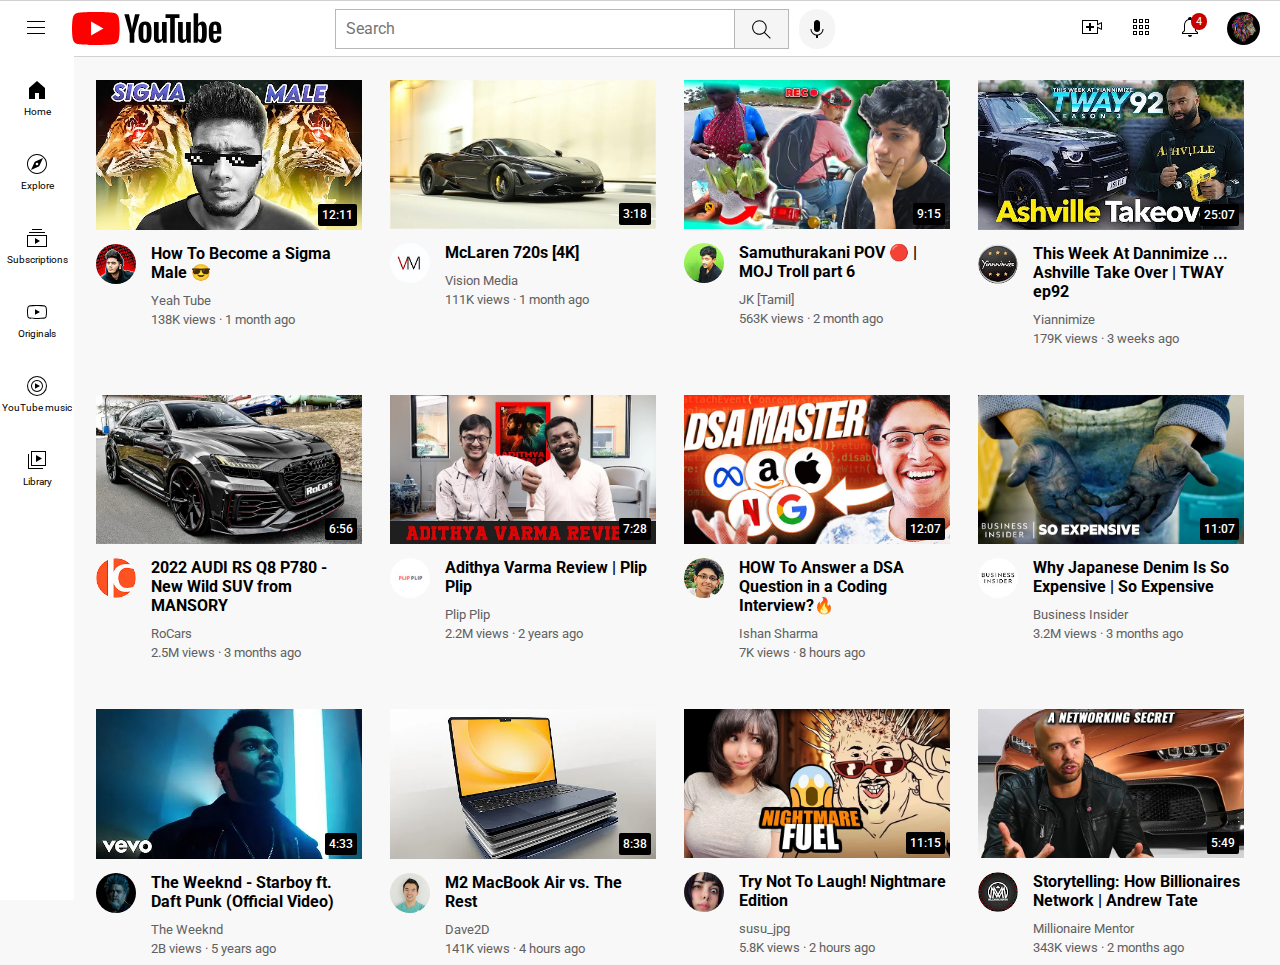
<file: index.html>
<!DOCTYPE html>
<html>

  <head>
    <title>  youtube.clone.com</title>

    <link rel="stylesheet" href="video-prev.css">
    <link rel="stylesheet" href="header.css">
    <link rel="stylesheet" href="sidebar.css">

    <link rel="preconnect" href="https://fonts.googleapis.com">
   <link rel="preconnect" href="https://fonts.gstatic.com" crossorigin>
   <link href="https://fonts.googleapis.com/css2?family=Roboto:wght@300&display=swap" rel="stylesheet">
    
  </head>

  <body class="body">

    <div class="header">

      <div class="left-header">

        <img class="ham-menu" src="icons/hamburger-menu.svg">
        <img class="ytlogo" src="icons/youtube-logo.svg">

      </div>

      <div class="center-header">

        <input class="search-bar" type="text" placeholder="Search">
        <button class="search-button"><img class="search-icon" src="icons/search.svg"><div class="tooltip">Search</div></button>
        <button class="voice-search-button"><img class="voice-search-icon" src="icons/voice-search-icon.svg"><div class="tooltip">Search with your voice</div></button>

      </div>

      <div class="right-header">

        <div class="upload-icon-div" >
          <img class="upload-icon" src="icons/upload.svg">
          <div class="tooltip">Upload</div>
        </div>
        
        <div class="ytapps-icon-div" >
          <img class="youtube-apps-icon" src="icons/youtube-apps.svg">
          <div class="tooltip">Youtube apps</div>
        </div>
        
        <div class="notification-icon-div">
          <img class="notification-icon" src="icons/notifications.svg">
          <div class="notification-count">4</div>
          <div class="tooltip">Notifications</div>
        </div>
        
        <img class="account-pfp" src="icons/account pfp.jpg">
      </div>

    </div>


    <div class="sidebar">

      <div class="sidebar-link">
        <img class="home-icon" src="icons/home.svg">
        <div>Home</div>
      </div>


      <div class="sidebar-link">
        <img class="explore-icon" src="icons/explore.svg">
        <div>Explore</div>
      </div>

      <div class="sidebar-link">
        <img class="subscriptions-icon" src="icons/subscriptions.svg">
        <div>Subscriptions</div>
      </div>

      <div class="sidebar-link">
        <img class="originals-icon" src="icons/originals.svg">
        <div>Originals</div>
      </div>

      <div class="sidebar-link">
        <img class="yt-music" src="icons/youtube-music.svg">
        <div>YouTube music</div>
      </div>

      <div class="sidebar-link">
        <img class="library-icon" src="icons/library.svg">
        <div>Library</div>
      </div>

      
    </div>

    

    <div class="grids-video">
    <div class="video-prev">

      <div class="thumb1-div">

        <img src="thumbnail/1.webp" class="thumb1">
        <div class="vid-time1">12:11</div>

      </div>

      <div class="video-info-grid">

        <div class="channel-pic">

          <img class="pfps" src="pfps/1.jpg">

        </div>

        <div class="video-info">

          <div>

            <p class="video-title">
             <strong>How To Become a Sigma Male 😎</strong> 
            </p>

          </div>

          <div>

            <p class="channel-name">
              Yeah Tube
            </p>

          </div>

          <div>

            <p class="video-stats">
              138K views &#183; 1 month ago
            </p>

          </div>

        </div>
        
      </div>

    </div>







    <div class="video-prev">

      <div class="thumb1-div">

        <img src="thumbnail/2.webp" class="thumb1">
        <div class="vid-time1">3:18</div>


      </div>

      <div class="video-info-grid">

        <div class="channel-pic">

          <img class="pfps" src="pfps/2.jpg">

        </div>

        <div class="video-info">

          <div>

            <p class="video-title">
             <strong>McLaren 720s [4K]</strong> 
            </p>

          </div>

          <div>

            <p class="channel-name">
              Vision Media
            </p>

          </div>

          <div>

            <p class="video-stats">
              111K views &#183; 1 month ago
            </p>

          </div>

        </div>
        
      </div>

    </div>






    <div class="video-prev">

      <div class="thumb1-div">

        <img src="thumbnail/3.webp" class="thumb1">
        <div class="vid-time1">9:15</div>


      </div>

      <div class="video-info-grid">

        <div class="channel-pic">

          <img class="pfps" src="pfps/3.jpg">

        </div>

        <div class="video-info">

          <div>

            <p class="video-title">
             <strong>Samuthurakani POV 🔴 | MOJ Troll part 6</strong> 
            </p>

          </div>

          <div>

            <p class="channel-name">
              JK [Tamil]
            </p>

          </div>

          <div>

            <p class="video-stats">
              563K views &#183; 2 month ago
            </p>

          </div>

        </div>
        
      </div>

    </div>
  






    <div class="video-prev">

      <div class="thumb1-div">

        <img src="thumbnail/4.webp" class="thumb1">
        <div class="vid-time1">25:07</div>


      </div>

      <div class="video-info-grid">

        <div class="channel-pic">

          <img class="pfps" src="pfps/4.jpg">

        </div>

        <div class="video-info">

          <div>

            <p class="video-title">
             <strong>This Week At Dannimize ... Ashville Take Over | TWAY ep92</strong> 
            </p>

          </div>

          <div>

            <p class="channel-name">
              Yiannimize
            </p>

          </div>

          <div>

            <p class="video-stats">
              179K views &#183; 3 weeks ago
            </p>

          </div>

        </div>
        
      </div>

    </div>





    <div class="video-prev">

      <div class="thumb1-div">

        <img src="thumbnail/5.webp" class="thumb1">
        <div class="vid-time1">6:56</div>


      </div>

      <div class="video-info-grid">

        <div class="channel-pic">

          <img class="pfps" src="pfps/5.jpg">

        </div>

        <div class="video-info">

          <div>

            <p class="video-title">
             <strong>2022 AUDI RS Q8 P780 - New Wild SUV from MANSORY</strong> 
            </p>

          </div>

          <div>

            <p class="channel-name">
              RoCars
            </p>

          </div>

          <div>

            <p class="video-stats">
              2.5M views &#183; 3 months ago
            </p>

          </div>

        </div>
        
      </div>

    </div>







    <div class="video-prev">

      <div class="thumb1-div">

        <img src="thumbnail/6.webp" class="thumb1">
        <div class="vid-time1">7:28</div>


      </div>

      <div class="video-info-grid">

        <div class="channel-pic">

          <img class="pfps" src="pfps/6.jpg">

        </div>

        <div class="video-info">

          <div>

            <p class="video-title">
             <strong>Adithya Varma Review | Plip Plip</strong> 
            </p>

          </div>

          <div>

            <p class="channel-name">
              Plip Plip
            </p>

          </div>

          <div>

            <p class="video-stats">
              2.2M views &#183; 2 years ago
            </p>

          </div>

        </div>
        
      </div>

    </div>





    <div class="video-prev">

      <div class="thumb1-div">

        <img src="thumbnail/7.webp" class="thumb1">
        <div class="vid-time1">12:07</div>


      </div>

      <div class="video-info-grid">

        <div class="channel-pic">

          <img class="pfps" src="pfps/7.jpg">

        </div>

        <div class="video-info">

          <div>

            <p class="video-title">
             <strong>HOW To Answer a DSA Question in a Coding Interview?🔥</strong> 
            </p>

          </div>

          <div>

            <p class="channel-name">
              Ishan Sharma 
            </p>

          </div>

          <div>

            <p class="video-stats">
              7K views &#183; 8 hours ago
            </p>

          </div>

        </div>
        
      </div>

    </div>






    <div class="video-prev">

      <div class="thumb1-div">

        <img src="thumbnail/8.webp" class="thumb1">
        <div class="vid-time1">11:07</div>


      </div>

      <div class="video-info-grid">

        <div class="channel-pic">

          <img class="pfps" src="pfps/8.jpg">

        </div>

        <div class="video-info">

          <div>

            <p class="video-title">
             <strong>Why Japanese Denim Is So Expensive | So Expensive</strong> 
            </p>

          </div>

          <div>

            <p class="channel-name">
              Business Insider
            </p>

          </div>

          <div>

            <p class="video-stats">
              3.2M views &#183; 3 months ago
            </p>

          </div>

        </div>
        
      </div>

    </div>








    <div class="video-prev">

      <div class="thumb1-div">

        <img src="thumbnail/9.webp" class="thumb1">
        <div class="vid-time1">4:33</div>


      </div>

      <div class="video-info-grid">

        <div class="channel-pic">

          <img class="pfps" src="pfps/9.jpg">

        </div>

        <div class="video-info">

          <div>

            <p class="video-title">
             <strong>The Weeknd - Starboy ft. Daft Punk (Official Video)</strong> 
            </p>

          </div>

          <div>

            <p class="channel-name">
              The Weeknd
            </p>

          </div>

          <div>

            <p class="video-stats">
              2B views &#183; 5 years ago
            </p>

          </div>

        </div>
        
      </div>

    </div>











    <div class="video-prev">

      <div class="thumb1-div">

        <img src="thumbnail/10.webp" class="thumb1">
        <div class="vid-time1">8:38</div>


      </div>

      <div class="video-info-grid">

        <div class="channel-pic">

          <img class="pfps" src="pfps/10.jpg">

        </div>

        <div class="video-info">

          <div>

            <p class="video-title">
             <strong>M2 MacBook Air vs. The Rest</strong> 
            </p>

          </div>

          <div>

            <p class="channel-name">
              Dave2D
            </p>

          </div>

          <div>

            <p class="video-stats">
              141K views &#183; 4 hours ago
            </p>

          </div>

        </div>
        
      </div>

    </div>










    <div class="video-prev">

      <div class="thumb1-div">

        <img src="thumbnail/11.webp" class="thumb1">
        <div class="vid-time1">11:15</div>


      </div>

      <div class="video-info-grid">

        <div class="channel-pic">

          <img class="pfps" src="pfps/11.jpg">

        </div>

        <div class="video-info">

          <div>

            <p class="video-title">
             <strong>Try Not To Laugh! Nightmare Edition</strong> 
            </p>

          </div>

          <div>

            <p class="channel-name">
              susu_jpg
            </p>

          </div>

          <div>

            <p class="video-stats">
              5.8K views &#183; 2 hours ago
            </p>

          </div>

        </div>
        
      </div>

    </div>







    <div class="video-prev">

      <div class="thumb1-div">

        <img src="thumbnail/12.webp" class="thumb1">
        <div class="vid-time1">5:49</div>


      </div>

      <div class="video-info-grid">

        <div class="channel-pic">

          <img class="pfps" src="pfps/12.jpg">

        </div>

        <div class="video-info">

          <div>

            <p class="video-title">
             <strong>Storytelling: How Billionaires Network | Andrew Tate</strong> 
            </p>

          </div>

          <div>

            <p class="channel-name">
              Millionaire Mentor
            </p>

          </div>

          <div>

            <p class="video-stats">
              343K views &#183; 2 months ago
            </p>

          </div>

        </div>
        
      </div>

    </div>
    
  </div>
  </body>

</html>
</file>
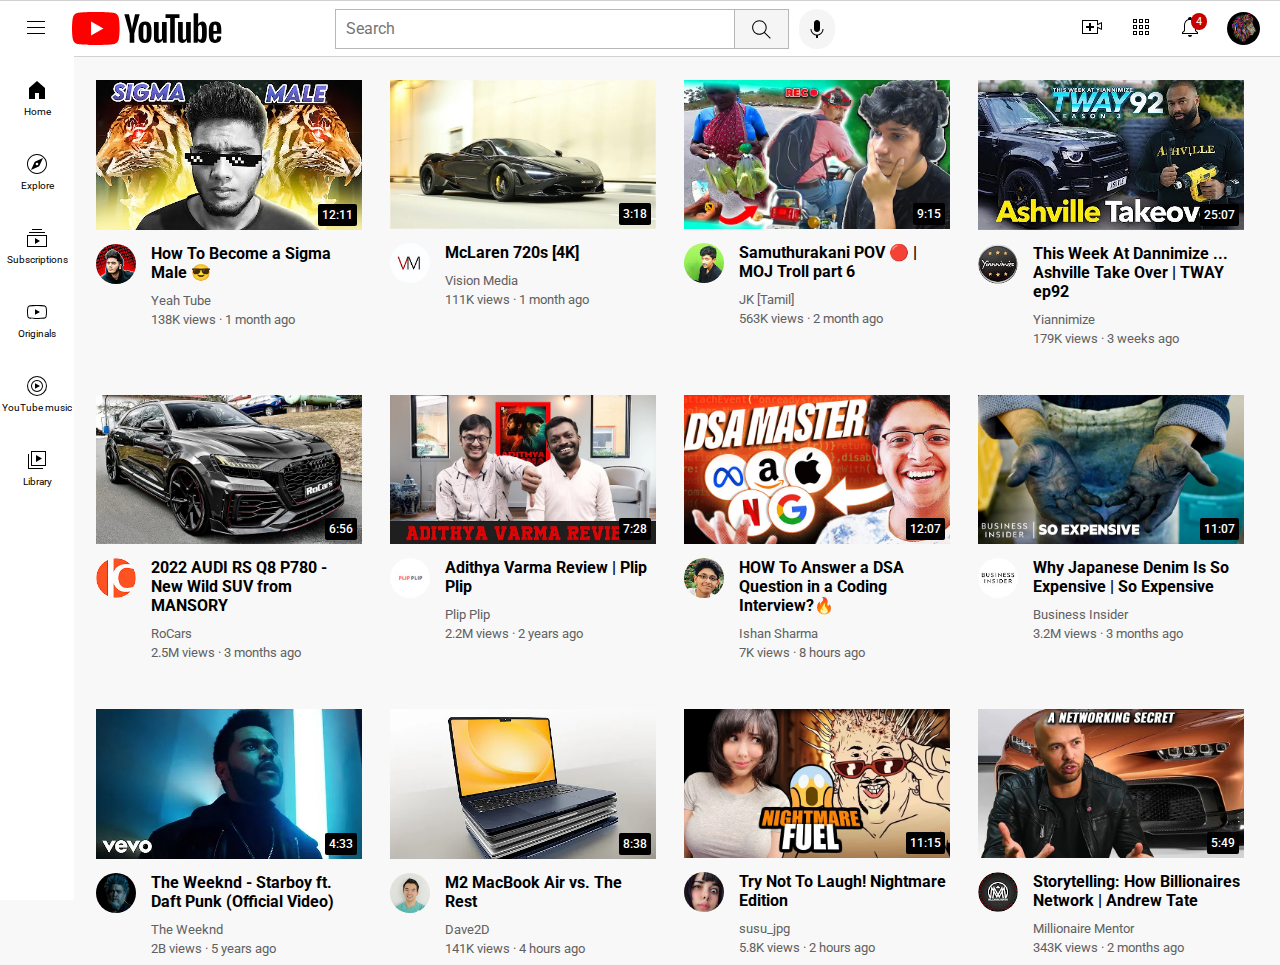
<file: web.html>
<!DOCTYPE html>
<html>

  <head>
    <title>  youtube.clone.com</title>

    <link rel="stylesheet" href="video-prev.css">
    <link rel="stylesheet" href="header.css">
    <link rel="stylesheet" href="sidebar.css">

    <link rel="preconnect" href="https://fonts.googleapis.com">
   <link rel="preconnect" href="https://fonts.gstatic.com" crossorigin>
   <link href="https://fonts.googleapis.com/css2?family=Roboto:wght@300&display=swap" rel="stylesheet">
    
  </head>

  <body class="body">

    <div class="header">

      <div class="left-header">

        <img class="ham-menu" src="icons/hamburger-menu.svg">
        <img class="ytlogo" src="icons/youtube-logo.svg">

      </div>

      <div class="center-header">

        <input class="search-bar" type="text" placeholder="Search">
        <button class="search-button"><img class="search-icon" src="icons/search.svg"><div class="tooltip">Search</div></button>
        <button class="voice-search-button"><img class="voice-search-icon" src="icons/voice-search-icon.svg"><div class="tooltip">Search with your voice</div></button>

      </div>

      <div class="right-header">

        <div class="upload-icon-div" >
          <img class="upload-icon" src="icons/upload.svg">
          <div class="tooltip">Upload</div>
        </div>
        
        <div class="ytapps-icon-div" >
          <img class="youtube-apps-icon" src="icons/youtube-apps.svg">
          <div class="tooltip">Youtube apps</div>
        </div>
        
        <div class="notification-icon-div">
          <img class="notification-icon" src="icons/notifications.svg">
          <div class="notification-count">4</div>
          <div class="tooltip">Notifications</div>
        </div>
        
        <img class="account-pfp" src="icons/account pfp.jpg">
      </div>

    </div>


    <div class="sidebar">

      <div class="sidebar-link">
        <img class="home-icon" src="icons/home.svg">
        <div>Home</div>
      </div>


      <div class="sidebar-link">
        <img class="explore-icon" src="icons/explore.svg">
        <div>Explore</div>
      </div>

      <div class="sidebar-link">
        <img class="subscriptions-icon" src="icons/subscriptions.svg">
        <div>Subscriptions</div>
      </div>

      <div class="sidebar-link">
        <img class="originals-icon" src="icons/originals.svg">
        <div>Originals</div>
      </div>

      <div class="sidebar-link">
        <img class="yt-music" src="icons/youtube-music.svg">
        <div>YouTube music</div>
      </div>

      <div class="sidebar-link">
        <img class="library-icon" src="icons/library.svg">
        <div>Library</div>
      </div>

      
    </div>

    

    <div class="grids-video">
    <div class="video-prev">

      <div class="thumb1-div">

        <img src="thumbnail/1.webp" class="thumb1">
        <div class="vid-time1">12:11</div>

      </div>

      <div class="video-info-grid">

        <div class="channel-pic">

          <img class="pfps" src="pfps/1.jpg">

        </div>

        <div class="video-info">

          <div>

            <p class="video-title">
             <strong>How To Become a Sigma Male 😎</strong> 
            </p>

          </div>

          <div>

            <p class="channel-name">
              Yeah Tube
            </p>

          </div>

          <div>

            <p class="video-stats">
              138K views &#183; 1 month ago
            </p>

          </div>

        </div>
        
      </div>

    </div>







    <div class="video-prev">

      <div class="thumb1-div">

        <img src="thumbnail/2.webp" class="thumb1">
        <div class="vid-time1">3:18</div>


      </div>

      <div class="video-info-grid">

        <div class="channel-pic">

          <img class="pfps" src="pfps/2.jpg">

        </div>

        <div class="video-info">

          <div>

            <p class="video-title">
             <strong>McLaren 720s [4K]</strong> 
            </p>

          </div>

          <div>

            <p class="channel-name">
              Vision Media
            </p>

          </div>

          <div>

            <p class="video-stats">
              111K views &#183; 1 month ago
            </p>

          </div>

        </div>
        
      </div>

    </div>






    <div class="video-prev">

      <div class="thumb1-div">

        <img src="thumbnail/3.webp" class="thumb1">
        <div class="vid-time1">9:15</div>


      </div>

      <div class="video-info-grid">

        <div class="channel-pic">

          <img class="pfps" src="pfps/3.jpg">

        </div>

        <div class="video-info">

          <div>

            <p class="video-title">
             <strong>Samuthurakani POV 🔴 | MOJ Troll part 6</strong> 
            </p>

          </div>

          <div>

            <p class="channel-name">
              JK [Tamil]
            </p>

          </div>

          <div>

            <p class="video-stats">
              563K views &#183; 2 month ago
            </p>

          </div>

        </div>
        
      </div>

    </div>
  






    <div class="video-prev">

      <div class="thumb1-div">

        <img src="thumbnail/4.webp" class="thumb1">
        <div class="vid-time1">25:07</div>


      </div>

      <div class="video-info-grid">

        <div class="channel-pic">

          <img class="pfps" src="pfps/4.jpg">

        </div>

        <div class="video-info">

          <div>

            <p class="video-title">
             <strong>This Week At Dannimize ... Ashville Take Over | TWAY ep92</strong> 
            </p>

          </div>

          <div>

            <p class="channel-name">
              Yiannimize
            </p>

          </div>

          <div>

            <p class="video-stats">
              179K views &#183; 3 weeks ago
            </p>

          </div>

        </div>
        
      </div>

    </div>





    <div class="video-prev">

      <div class="thumb1-div">

        <img src="thumbnail/5.webp" class="thumb1">
        <div class="vid-time1">6:56</div>


      </div>

      <div class="video-info-grid">

        <div class="channel-pic">

          <img class="pfps" src="pfps/5.jpg">

        </div>

        <div class="video-info">

          <div>

            <p class="video-title">
             <strong>2022 AUDI RS Q8 P780 - New Wild SUV from MANSORY</strong> 
            </p>

          </div>

          <div>

            <p class="channel-name">
              RoCars
            </p>

          </div>

          <div>

            <p class="video-stats">
              2.5M views &#183; 3 months ago
            </p>

          </div>

        </div>
        
      </div>

    </div>







    <div class="video-prev">

      <div class="thumb1-div">

        <img src="thumbnail/6.webp" class="thumb1">
        <div class="vid-time1">7:28</div>


      </div>

      <div class="video-info-grid">

        <div class="channel-pic">

          <img class="pfps" src="pfps/6.jpg">

        </div>

        <div class="video-info">

          <div>

            <p class="video-title">
             <strong>Adithya Varma Review | Plip Plip</strong> 
            </p>

          </div>

          <div>

            <p class="channel-name">
              Plip Plip
            </p>

          </div>

          <div>

            <p class="video-stats">
              2.2M views &#183; 2 years ago
            </p>

          </div>

        </div>
        
      </div>

    </div>





    <div class="video-prev">

      <div class="thumb1-div">

        <img src="thumbnail/7.webp" class="thumb1">
        <div class="vid-time1">12:07</div>


      </div>

      <div class="video-info-grid">

        <div class="channel-pic">

          <img class="pfps" src="pfps/7.jpg">

        </div>

        <div class="video-info">

          <div>

            <p class="video-title">
             <strong>HOW To Answer a DSA Question in a Coding Interview?🔥</strong> 
            </p>

          </div>

          <div>

            <p class="channel-name">
              Ishan Sharma 
            </p>

          </div>

          <div>

            <p class="video-stats">
              7K views &#183; 8 hours ago
            </p>

          </div>

        </div>
        
      </div>

    </div>






    <div class="video-prev">

      <div class="thumb1-div">

        <img src="thumbnail/8.webp" class="thumb1">
        <div class="vid-time1">11:07</div>


      </div>

      <div class="video-info-grid">

        <div class="channel-pic">

          <img class="pfps" src="pfps/8.jpg">

        </div>

        <div class="video-info">

          <div>

            <p class="video-title">
             <strong>Why Japanese Denim Is So Expensive | So Expensive</strong> 
            </p>

          </div>

          <div>

            <p class="channel-name">
              Business Insider
            </p>

          </div>

          <div>

            <p class="video-stats">
              3.2M views &#183; 3 months ago
            </p>

          </div>

        </div>
        
      </div>

    </div>








    <div class="video-prev">

      <div class="thumb1-div">

        <img src="thumbnail/9.webp" class="thumb1">
        <div class="vid-time1">4:33</div>


      </div>

      <div class="video-info-grid">

        <div class="channel-pic">

          <img class="pfps" src="pfps/9.jpg">

        </div>

        <div class="video-info">

          <div>

            <p class="video-title">
             <strong>The Weeknd - Starboy ft. Daft Punk (Official Video)</strong> 
            </p>

          </div>

          <div>

            <p class="channel-name">
              The Weeknd
            </p>

          </div>

          <div>

            <p class="video-stats">
              2B views &#183; 5 years ago
            </p>

          </div>

        </div>
        
      </div>

    </div>











    <div class="video-prev">

      <div class="thumb1-div">

        <img src="thumbnail/10.webp" class="thumb1">
        <div class="vid-time1">8:38</div>


      </div>

      <div class="video-info-grid">

        <div class="channel-pic">

          <img class="pfps" src="pfps/10.jpg">

        </div>

        <div class="video-info">

          <div>

            <p class="video-title">
             <strong>M2 MacBook Air vs. The Rest</strong> 
            </p>

          </div>

          <div>

            <p class="channel-name">
              Dave2D
            </p>

          </div>

          <div>

            <p class="video-stats">
              141K views &#183; 4 hours ago
            </p>

          </div>

        </div>
        
      </div>

    </div>










    <div class="video-prev">

      <div class="thumb1-div">

        <img src="thumbnail/11.webp" class="thumb1">
        <div class="vid-time1">11:15</div>


      </div>

      <div class="video-info-grid">

        <div class="channel-pic">

          <img class="pfps" src="pfps/11.jpg">

        </div>

        <div class="video-info">

          <div>

            <p class="video-title">
             <strong>Try Not To Laugh! Nightmare Edition</strong> 
            </p>

          </div>

          <div>

            <p class="channel-name">
              susu_jpg
            </p>

          </div>

          <div>

            <p class="video-stats">
              5.8K views &#183; 2 hours ago
            </p>

          </div>

        </div>
        
      </div>

    </div>







    <div class="video-prev">

      <div class="thumb1-div">

        <img src="thumbnail/12.webp" class="thumb1">
        <div class="vid-time1">5:49</div>


      </div>

      <div class="video-info-grid">

        <div class="channel-pic">

          <img class="pfps" src="pfps/12.jpg">

        </div>

        <div class="video-info">

          <div>

            <p class="video-title">
             <strong>Storytelling: How Billionaires Network | Andrew Tate</strong> 
            </p>

          </div>

          <div>

            <p class="channel-name">
              Millionaire Mentor
            </p>

          </div>

          <div>

            <p class="video-stats">
              343K views &#183; 2 months ago
            </p>

          </div>

        </div>
        
      </div>

    </div>
    
  </div>
  </body>

</html>
</file>
<file: video-prev.css>
.thumb1{
  width: 100%;
}

.body{
  background-color:#ffffff;
  margin: 0px;
  padding-top: 80px;
  background-color: rgb(248, 248, 248);
  padding-left: 96px;
  padding-right: 24px;
  
}
.video-title{
  color: rgb(0, 0, 0);
  margin-top: 0px;
 
}
.video-stats,.channel-name{
  color: rgb(96, 96, 96);
  line-height: 6px;
  font-size: 13px;
 
}
p{
  font-family: 'Roboto', sans-serif;
}

.pfps{
  border-radius: 50px;
  width: 40px;
 
}
.video-prev{
  
  vertical-align: top;
  margin-right: 12px;
}
.video-info-grid{
  display: grid;
  grid-template-columns: 55px 1fr;
}
.thumb1-div{
  margin-bottom: 10px;
  position: relative;
}
.grids-video{
  display: grid;
  grid-template-columns: 1fr 1fr 1fr;
  row-gap: 40px;
  column-gap: 16px;
  
}

@media (max-width: 750px) {
  .grids-video {
    grid-template-columns: 1fr 1fr;
  }
}

@media (min-width: 751px) and (max-width: 999px) {
  .grids-video {
    grid-template-columns: 1fr 1fr 1fr;
  }
}

@media (min-width: 1000px) {
  .grids-video {
    grid-template-columns: 1fr 1fr 1fr 1fr;
  }
}


.vid-time1{
  font-family: Roboto, Arial;
  font-size: 12px;
  font-weight: 500;
  padding-left: 4px;
  padding-right: 4px;
  padding-top: 4px;
  padding-bottom: 4px;
  border-radius: 2px;
  background-color: black;
  color: white;
  position: absolute;
  bottom: 8px;
  right: 5px;
}
</file>
<file: header.css>
.header{
  display: flex;
  flex-direction: row;
  height: 55px;
  justify-content: space-between;
  align-items: center;
  border-color: rgb(210, 210, 210);
  border-style: solid;
  border-width: 1px;
  margin-bottom: 20px;
  border-right: none;
  border-left: none;
  position: fixed;
  top: 0px;
  right: 0px;
  left: 0px;
  background-color: white;
  z-index: 100;
  
}

.left-header,.center-header,.right-header{
  display: flex;
  align-items: center;
}

.left-header{
  width: 150px;
}

.right-header{
  width: 300px;
  margin-left: 30px;
  justify-content: right;
  align-items: center;
}

.center-header{
  flex: 1;
  margin-left: 70px;
  max-width: 500px;
}
.ham-menu{
  width: 24px;
  margin-right: 24px;
  margin-left: 24px;
}
.search-button{
  height: 40px;
  width: 66px;
  border-width: 1px;
  background-color: rgb(245, 245, 245);
  border-style: solid;
  border-color: rgb(183, 183, 183);
  border-left: none;
}
.voice-search-button{
  height: 40px;
  width: 40px;
  border-width: 1px;
  border-style: solid;
  border-radius: 20px;
  border: none;
  background-color: rgb(245, 245, 245);
  margin-left: 10px;
}

.search-bar{
  height: 36px;
  width: 100%;
  padding-left: 10px;
  font-size: 16px;
  border-width: 1px;
  border-style: solid;
  border-color: rgb(183, 183, 183);
}
.search-bar::placeholder{
  font-family: roboto;
  font-size: 16px;
}
.search-icon {
  height: 25px;
  margin-top: 4px;
}
.voice-search-icon {
  height: 24px;
  margin-top: 4px;
}
.upload-icon,.youtube-apps-icon,.notification-icon{
  height: 24px;
  margin-left: 25px;
}
.account-pfp{
  border-radius: 300px;
  height: 33px;
  margin-left: 25px;
  margin-right: 20px;
}
.notification-count {
  position: absolute;
  top: -2px;
  right: -5px;
  background-color: rgb(200, 0, 0);
  color: white;
  font-family: Roboto, Arial;
  font-size: 11px;
  padding-left: 5px;
  padding-right: 5px;
  padding-top: 2px;
  padding-bottom: 2px;
  border-radius: 10px;
}
.notification-icon-div{
  position: relative;
}




.search-button .tooltip,
.voice-search-button .tooltip,
.upload-icon-container .tooltip {
  font-family: Roboto, Arial;
  position: absolute;
  background-color: gray;
  color: white;
  padding-top: 4px;
  padding-bottom: 4px;
  padding-left: 8px;
  padding-right: 8px;
  border-radius: 2px;
  font-size: 12px;
  bottom: -30px;
  opacity: 0;
  transition: opacity 0.15s;
  pointer-events: none;
  white-space: nowrap;
}

.search-button:hover .tooltip,
.voice-search-button:hover .tooltip,
.upload-icon-container:hover .tooltip {
  opacity: 1;
}
.upload-icon-div{
  position: relative;
}
.right-header .tooltip{
  font-family: Roboto, Arial;
  position: absolute;
  background-color: gray;
  color: white;
  padding-top: 4px;
  padding-bottom: 4px;
  padding-left: 8px;
  padding-right: 8px;
  border-radius: 2px;
  font-size: 12px;
  bottom: -30px;
  opacity: 0;
  transition: opacity 0.15s;
  pointer-events: none;
  white-space: nowrap;
}
.upload-icon-div:hover .tooltip,
.ytapps-icon-div:hover .tooltip,
.notification-icon-div:hover .tooltip{
  opacity: 1;
}
</file>
<file: sidebar.css>
.sidebar{
  
  width: 74px;
  position: fixed;
  top: 55px;
  left: 0px;
  bottom: 0px;
  padding-top: 5px;
  background-color: white;
  z-index: 200;
}
.home-icon{
  height: 24px;
}
.sidebar-link img{
  height: 24px;
  margin-bottom: 4px;
  
}
.sidebar-link{
  height: 74px;
  display: flex;
  justify-content: center;
  align-items: center;
  flex-direction: column;
  cursor: pointer;
  
}
.sidebar-link:hover {
  background-color: rgb(235, 235, 235);
}
.sidebar-link div {
  font-family: Roboto, Arial;
  font-size: 10px;
}
</file>
